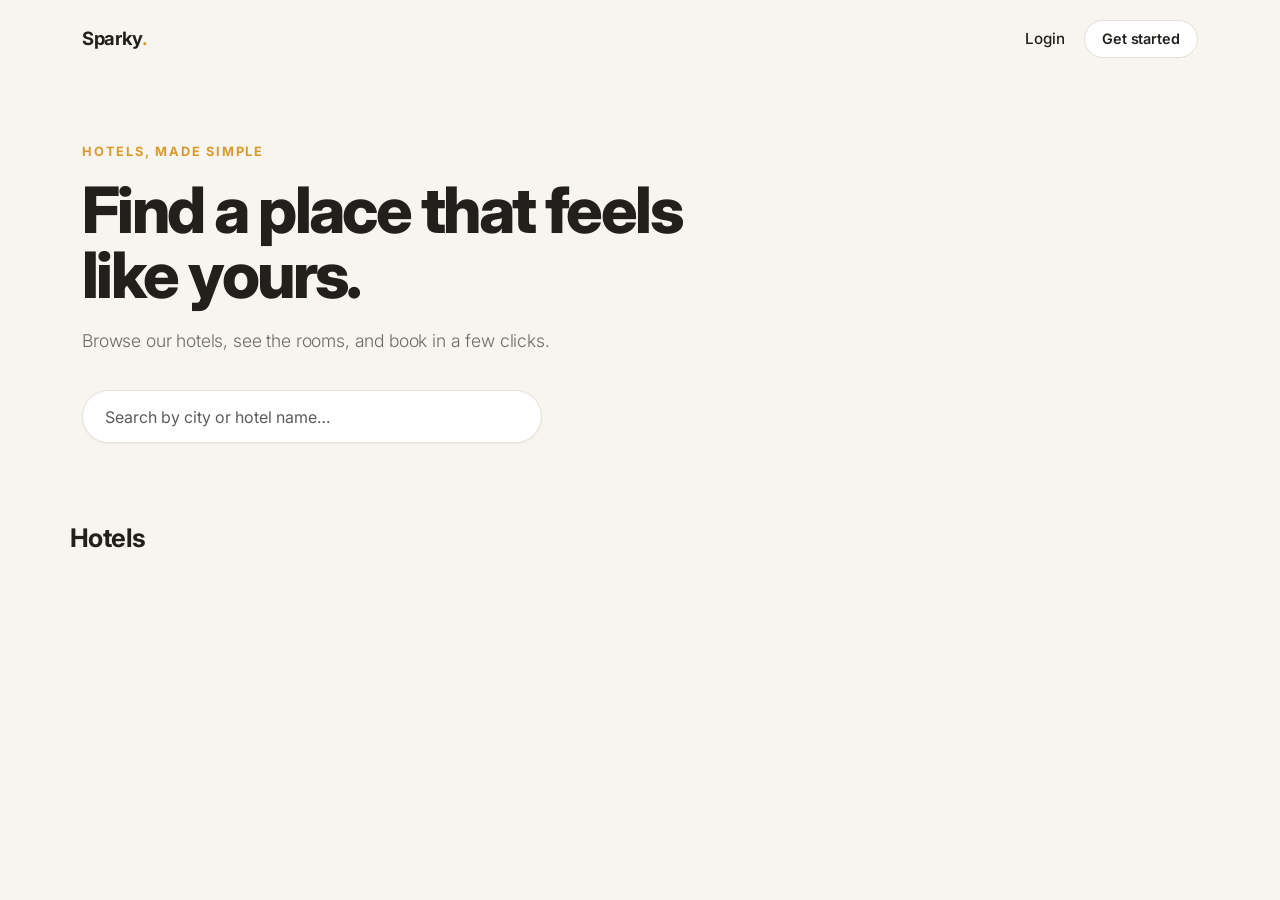
<file: Frontend/index.html>
<!DOCTYPE html>
<html lang="en">
<head>
  <meta charset="UTF-8" />
  <meta name="viewport" content="width=device-width, initial-scale=1.0" />
  <title>Sparky Stay</title>
  <link rel="preconnect" href="https://fonts.googleapis.com" />
  <link rel="preconnect" href="https://fonts.gstatic.com" crossorigin />
  <link href="https://fonts.googleapis.com/css2?family=Inter:wght@400;500;600;700;800&display=swap" rel="stylesheet" />
  <link href="https://cdn.jsdelivr.net/npm/bootstrap@5.3.3/dist/css/bootstrap.min.css" rel="stylesheet" />
  <link rel="stylesheet" href="css/styles.css" />
</head>
<body>
  <nav class="site-nav navbar navbar-expand-lg">
    <div class="container">
      <a class="navbar-brand brand" href="index.html">Sparky<span class="dot">.</span></a>
      <button class="navbar-toggler" type="button" data-bs-toggle="collapse" data-bs-target="#mainNav">
        <span class="navbar-toggler-icon"></span>
      </button>
      <div class="collapse navbar-collapse" id="mainNav">
        <ul class="navbar-nav ms-auto align-items-lg-center gap-lg-2">
          <li id="navBookings" class="nav-item d-none"><a class="nav-link" href="pages/bookings.html">My stays</a></li>
          <li id="navAdmin" class="nav-item d-none"><a class="nav-link" href="pages/admin.html">Admin</a></li>
          <li id="navProfile" class="nav-item d-none"><a class="nav-link" href="pages/profile.html">Profile</a></li>
          <li id="navLoggedOut" class="nav-item"><a class="nav-link" href="pages/login.html">Login</a> <a class="nav-ghost d-inline-block" href="pages/register.html">Get started</a></li>
          <li id="navLoggedIn" class="nav-item d-none">
            <div class="d-flex align-items-lg-center gap-2 flex-wrap">
              <span class="nav-stay-name" id="navUserName"></span>
              <button class="nav-ghost" onclick="logout()">Logout</button>
            </div>
          </li>
        </ul>
      </div>
    </div>
  </nav>

  <header class="hero">
    <div class="container">
      <p class="hero-kicker">Hotels, made simple</p>
      <h1>Find a place that feels like yours.</h1>
      <p class="lead">Browse our hotels, see the rooms, and book in a few clicks.</p>
      <div class="hero-search">
        <input id="searchBox" type="text" class="form-control" placeholder="Search by city or hotel name…" />
      </div>
    </div>
  </header>

  <main class="container px-4 px-lg-0">
    <div id="promoStrip" class="promo-strip d-none"></div>
    <h2 class="section-title">Hotels</h2>
    <div id="hotelGrid" class="row g-4"></div>
    <p id="noResults" class="text-center text-muted d-none mt-4">No hotels match your search.</p>
  </main>

  <div id="hotelDetailModal" class="modal fade" tabindex="-1">
    <div class="modal-dialog modal-lg modal-dialog-scrollable">
      <div class="modal-content">
        <div class="modal-header justify-content-between">
          <h5 class="modal-title" id="hotelDetailTitle">Hotel</h5>
          <button type="button" class="btn-close" data-bs-dismiss="modal"></button>
        </div>
        <div class="modal-body px-4 pb-4" id="hotelDetailBody"></div>
      </div>
    </div>
  </div>

  <div id="bookModal" class="modal fade" tabindex="-1">
    <div class="modal-dialog">
      <div class="modal-content">
        <div class="modal-header justify-content-between">
          <h5 class="modal-title" id="bookModalTitle">Book a room</h5>
          <button type="button" class="btn-close" onclick="closeBook()"></button>
        </div>
        <div class="modal-body px-4 pb-4" id="bookModalBody"></div>
      </div>
    </div>
  </div>

<!--  <footer class="site-footer text-center">
    <small>&copy; Sparky</small>
  </footer> -->

  <script src="https://cdn.jsdelivr.net/npm/bootstrap@5.3.3/dist/js/bootstrap.bundle.min.js"></script>
  <script src="js/api.js"></script>
  <script src="js/app.js"></script>
</body>
</html>
</file>
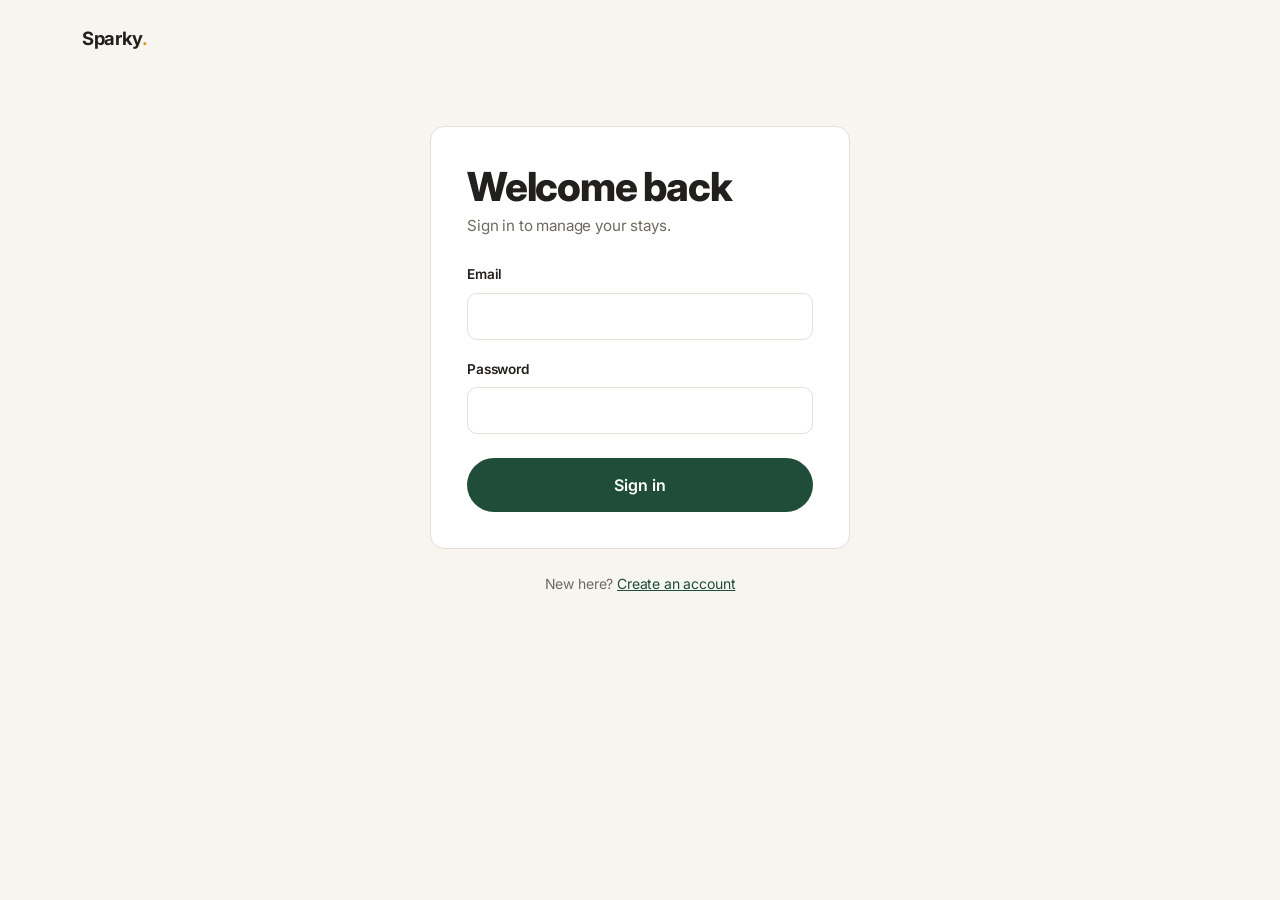
<file: Frontend/pages/admin.html>
<!DOCTYPE html>
<html lang="en">
<head>
  <meta charset="UTF-8" />
  <meta name="viewport" content="width=device-width, initial-scale=1.0" />
  <title>Admin &middot; Sparky</title>
  <link rel="preconnect" href="https://fonts.googleapis.com" />
  <link rel="preconnect" href="https://fonts.gstatic.com" crossorigin />
  <link href="https://fonts.googleapis.com/css2?family=Inter:wght@400;500;600;700;800&display=swap" rel="stylesheet" />
  <link href="https://cdn.jsdelivr.net/npm/bootstrap@5.3.3/dist/css/bootstrap.min.css" rel="stylesheet" />
  <link rel="stylesheet" href="../css/styles.css" />
</head>
<body>
  <nav class="site-nav navbar navbar-expand-lg">
    <div class="container">
      <a class="navbar-brand brand" href="../index.html">Sparky<span class="dot">.</span></a>
      <div class="ms-auto d-flex align-items-center gap-3">
        <a class="nav-link" href="../index.html" style="color: var(--ink); font-weight: 500; text-decoration: none;">Home</a>
        <span class="nav-stay-name" id="navUserName"></span>
        <button class="nav-ghost" onclick="logout()">Logout</button>
      </div>
    </div>
  </nav>

  <main class="container py-4">
    <div class="admin-shell">
      <aside class="admin-nav" id="adminNav"></aside>
      <section class="admin-panel" id="adminPanel"></section>
    </div>
  </main>

  <div id="entityModal" class="modal fade" tabindex="-1">
    <div class="modal-dialog modal-lg">
      <div class="modal-content">
        <div class="modal-header justify-content-between">
          <h5 class="modal-title" id="entityModalTitle">Edit</h5>
          <button type="button" class="btn-close" data-bs-dismiss="modal"></button>
        </div>
        <div class="modal-body px-4 pb-4" id="entityModalBody"></div>
      </div>
    </div>
  </div>

  <div id="toast" class="toast" role="status" aria-live="polite" aria-atomic="true" style="position: fixed; bottom: 1.5rem; right: 1.5rem; z-index: 2000;">
    <div class="toast-body"></div>
  </div>

  <script src="https://cdn.jsdelivr.net/npm/bootstrap@5.3.3/dist/js/bootstrap.bundle.min.js"></script>
  <script src="../js/api.js"></script>
  <script src="../js/app.js"></script>
  <script src="../js/admin.js"></script>
</body>
</html>
</file>
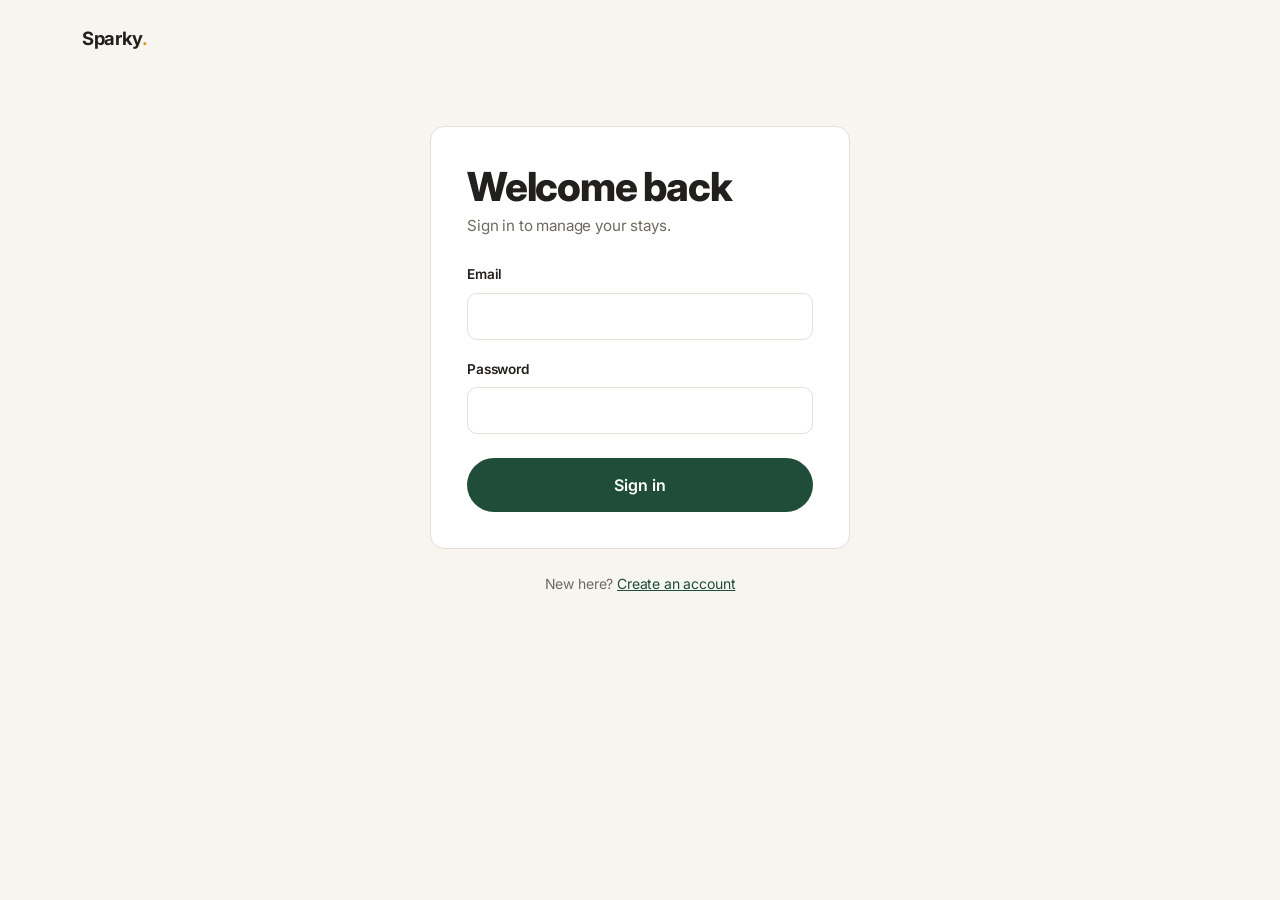
<file: Frontend/pages/login.html>
<!DOCTYPE html>
<html lang="en">
<head>
  <meta charset="UTF-8" />
  <meta name="viewport" content="width=device-width, initial-scale=1.0" />
  <title>Sign in</title>
  <link rel="preconnect" href="https://fonts.googleapis.com" />
  <link rel="preconnect" href="https://fonts.gstatic.com" crossorigin />
  <link href="https://fonts.googleapis.com/css2?family=Inter:wght@400;500;600;700;800&display=swap" rel="stylesheet" />
  <link href="https://cdn.jsdelivr.net/npm/bootstrap@5.3.3/dist/css/bootstrap.min.css" rel="stylesheet" />
  <link rel="stylesheet" href="../css/styles.css" />
</head>
<body>
  <nav class="site-nav navbar">
    <div class="container">
      <a class="navbar-brand brand" href="../index.html">Sparky<span class="dot">.</span></a>
    </div>
  </nav>

  <main class="container py-5">
    <div class="auth-wrap mx-auto">
      <div class="auth-card mb-4">
        <h1>Welcome back</h1>
        <p class="sub mb-4">Sign in to manage your stays.</p>
        <div id="alertBox"></div>
        <form id="loginForm" novalidate>
          <div class="mb-3">
            <label class="form-label" for="loginEmail">Email</label>
            <input type="email" class="form-control" id="loginEmail" required autocomplete="username" />
          </div>
          <div class="mb-4">
            <label class="form-label" for="loginPassword">Password</label>
            <input type="password" class="form-control" id="loginPassword" required autocomplete="current-password" />
          </div>
          <button type="submit" class="btn-ink w-100 btn-ink-lg">Sign in</button>
        </form>
      </div>
      <p class="text-center small mb-0" style="color: var(--ink-soft);">
        New here? <a href="register.html">Create an account</a>
      </p>
    </div>
  </main>

  <script src="../js/api.js"></script>
  <script src="../js/app.js"></script>
</body>
</html>
</file>
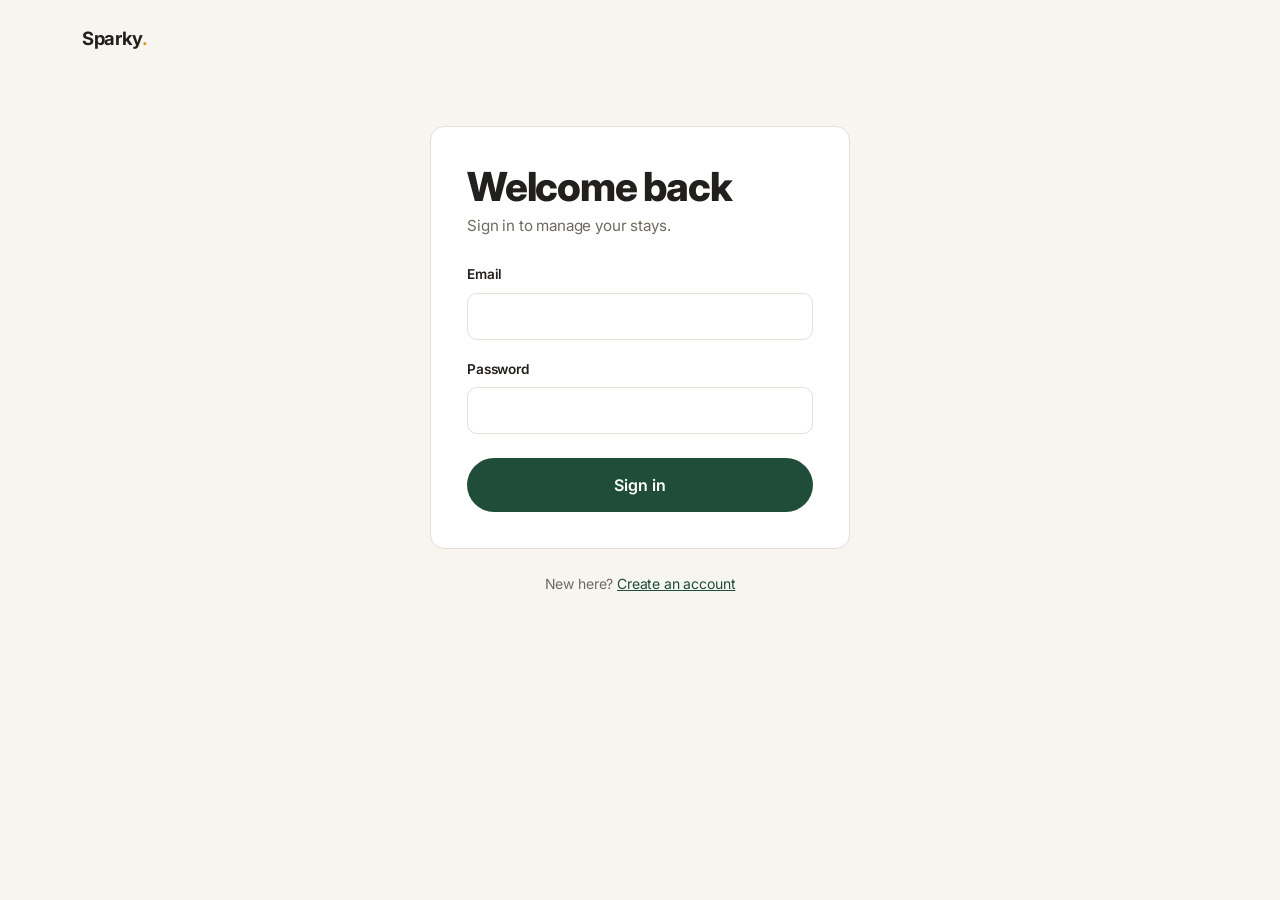
<file: Frontend/pages/profile.html>
<!DOCTYPE html>
<html lang="en">
<head>
  <meta charset="UTF-8" />
  <meta name="viewport" content="width=device-width, initial-scale=1.0" />
  <title>My profile</title>
  <link rel="preconnect" href="https://fonts.googleapis.com" />
  <link rel="preconnect" href="https://fonts.gstatic.com" crossorigin />
  <link href="https://fonts.googleapis.com/css2?family=Inter:wght@400;500;600;700;800&display=swap" rel="stylesheet" />
  <link href="https://cdn.jsdelivr.net/npm/bootstrap@5.3.3/dist/css/bootstrap.min.css" rel="stylesheet" />
  <link rel="stylesheet" href="../css/styles.css" />
</head>
<body>
  <nav class="site-nav navbar navbar-expand-lg">
    <div class="container">
      <a class="navbar-brand brand" href="../index.html">Sparky<span class="dot">.</span></a>
      <div class="ms-auto d-flex align-items-center gap-3">
        <a class="nav-link" href="../index.html" style="color: var(--ink); font-weight: 500; text-decoration: none;">Home</a>
        <a class="nav-link" href="bookings.html" style="color: var(--ink); font-weight: 500; text-decoration: none;">My stays</a>
        <span class="nav-stay-name" id="navUserName"></span>
        <a class="nav-ghost" href="admin.html">Admin</a>
        <button class="nav-ghost" onclick="logout()">Logout</button>
      </div>
    </div>
  </nav>

  <main class="container py-5">
    <div class="auth-wrap mx-auto">
      <div class="auth-card mb-4">
        <h1>My profile</h1>
        <p class="sub mb-4">Keep your contact details up to date.</p>
        <div id="alertBox"></div>
        <form id="profileForm" novalidate>
          <div class="mb-3">
            <label class="form-label" for="profilePhone">Phone</label>
            <input type="tel" class="form-control" id="profilePhone" required />
          </div>
          <div class="mb-3">
            <label class="form-label" for="profileAddress">Address</label>
            <input type="text" class="form-control" id="profileAddress" required />
          </div>
          <div class="mb-4">
            <label class="form-label" for="profileDob">Date of birth</label>
            <input type="date" class="form-control" id="profileDob" required />
          </div>
          <button type="submit" class="btn-ink w-100 btn-ink-lg" id="profileSubmit">Save profile</button>
        </form>
      </div>
    </div>
  </main>

  <script src="../js/api.js"></script>
  <script src="../js/app.js"></script>
</body>
</html>
</file>
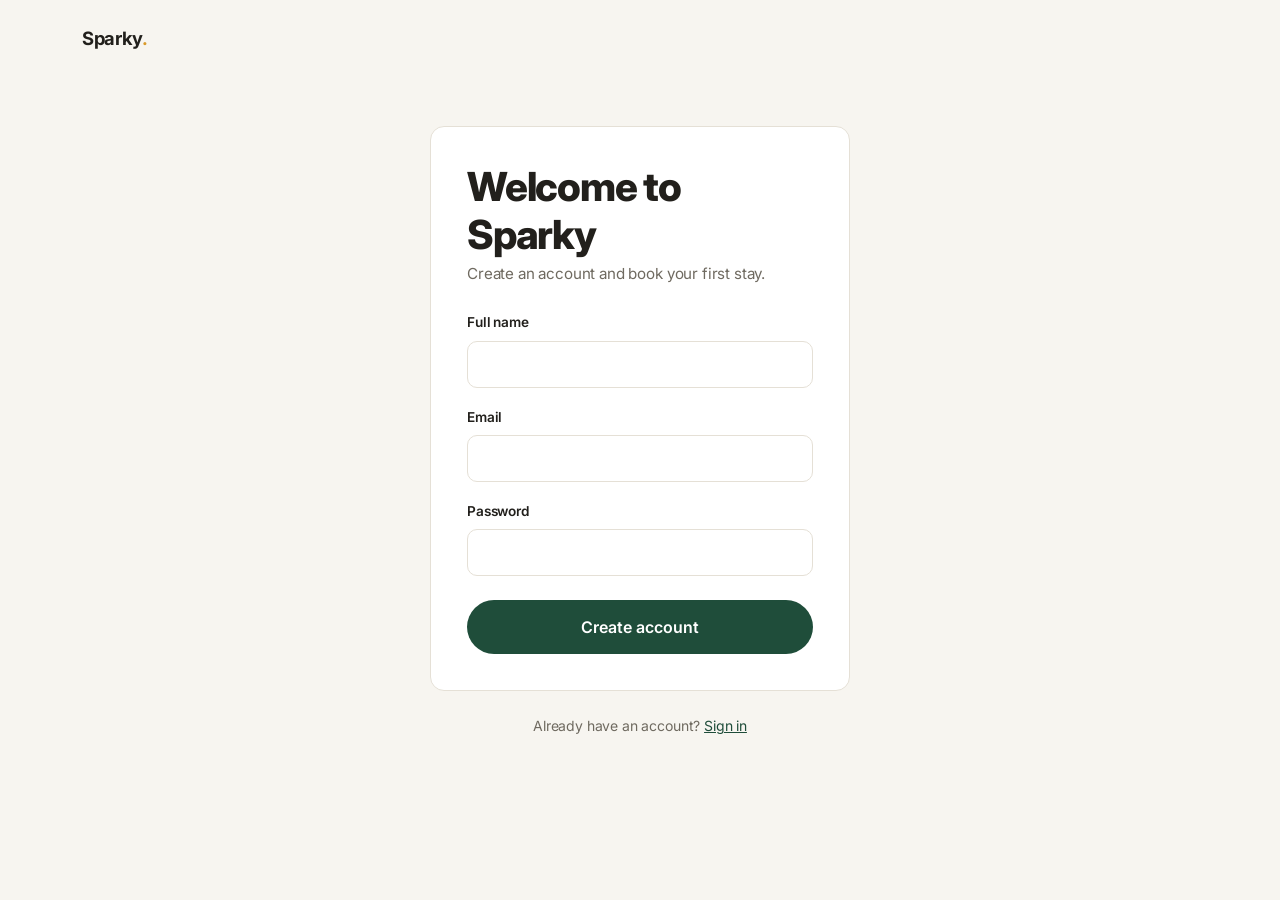
<file: Frontend/pages/register.html>
<!DOCTYPE html>
<html lang="en">
<head>
  <meta charset="UTF-8" />
  <meta name="viewport" content="width=device-width, initial-scale=1.0" />
  <title>Create an account</title>
  <link rel="preconnect" href="https://fonts.googleapis.com" />
  <link rel="preconnect" href="https://fonts.gstatic.com" crossorigin />
  <link href="https://fonts.googleapis.com/css2?family=Inter:wght@400;500;600;700;800&display=swap" rel="stylesheet" />
  <link href="https://cdn.jsdelivr.net/npm/bootstrap@5.3.3/dist/css/bootstrap.min.css" rel="stylesheet" />
  <link rel="stylesheet" href="../css/styles.css" />
</head>
<body>
  <nav class="site-nav navbar">
    <div class="container">
      <a class="navbar-brand brand" href="../index.html">Sparky<span class="dot">.</span></a>
    </div>
  </nav>

  <main class="container py-5">
    <div class="auth-wrap mx-auto">
      <div class="auth-card mb-4">
        <h1>Welcome to Sparky</h1>
        <p class="sub mb-4">Create an account and book your first stay.</p>
        <div id="alertBox"></div>
        <form id="registerForm" novalidate>
          <div class="mb-3">
            <label class="form-label" for="regName">Full name</label>
            <input type="text" class="form-control" id="regName" required autocomplete="name" />
          </div>
          <div class="mb-3">
            <label class="form-label" for="regEmail">Email</label>
            <input type="email" class="form-control" id="regEmail" required autocomplete="username" />
          </div>
          <div class="mb-4">
            <label class="form-label" for="regPassword">Password</label>
            <input type="password" class="form-control" id="regPassword" required minlength="6" autocomplete="new-password" />
          </div>
          <button type="submit" class="btn-ink w-100 btn-ink-lg">Create account</button>
        </form>
      </div>
      <p class="text-center small mb-0" style="color: var(--ink-soft);">
        Already have an account? <a href="login.html">Sign in</a>
      </p>
    </div>
  </main>

  <script src="../js/api.js"></script>
  <script src="../js/app.js"></script>
</body>
</html>
</file>
<file: Frontend/css/styles.css>
/* Sparky Stay — warm, editorial styling on top of Bootstrap. */

:root {
  --paper: #f7f5f0;          /* warm page background */
  --card: #ffffff;
  --ink: #22201c;            /* near-black warm text */
  --ink-soft: #6f6a60;       /* muted text */
  --line: #e5e0d6;           /* hairline borders */
  --forest: #1f4d3a;         /* primary deep green */
  --forest-dark: #173a2b;
  --amber: #d99a2b;          /* small warm accent */
  --radius: 14px;

  --font: "Inter", ui-sans-serif, system-ui, -apple-system, "Segoe UI", Roboto, Arial, sans-serif;
}

body {
  font-family: var(--font);
  background: var(--paper);
  color: var(--ink);
  letter-spacing: -0.01em;
}

/* ---------- Nav ---------- */
.site-nav {
  background: transparent;
  padding-top: 1.25rem;
  padding-bottom: 1.25rem;
}

.brand {
  font-size: 1.15rem;
  font-weight: 700;
  color: var(--ink);
  text-decoration: none;
  letter-spacing: -0.02em;
}
.brand .dot { color: var(--amber); }

.site-nav .nav-link {
  color: var(--ink);
  font-weight: 500;
  font-size: 0.95rem;
  padding: 0.35rem 0.9rem;
  border-radius: 999px;
}
.site-nav .nav-link:hover { background: rgba(31, 77, 58, 0.08); color: var(--ink); }

.nav-ghost {
  border: 1px solid var(--line);
  background: var(--card);
  color: var(--ink);
  font-weight: 600;
  font-size: 0.9rem;
  border-radius: 999px;
  padding: 0.45rem 1.1rem;
  text-decoration: none;
  display: inline-block;
  cursor: pointer;
}
.nav-ghost:hover { border-color: var(--forest); color: var(--forest); }

.nav-stay-name { font-weight: 600; font-size: 0.9rem; color: var(--ink); }

#navLoggedOut,
#navLoggedIn {
  display: flex;
  align-items: center;
  gap: 0.7rem;
  margin-left: auto;
}

.nav-item {
  display: flex;
  align-items: center;
}

/* ---------- Hero ---------- */
.hero {
  padding-top: 4rem;
  padding-bottom: 5rem;
}

.hero-kicker {
  font-size: 0.8rem;
  font-weight: 700;
  text-transform: uppercase;
  letter-spacing: 0.14em;
  color: var(--amber);
  margin-bottom: 1rem;
}

.hero h1 {
  font-size: clamp(2.4rem, 6vw, 4rem);
  font-weight: 800;
  letter-spacing: -0.04em;
  line-height: 1.02;
  max-width: 15ch;
  color: var(--ink);
}

.hero p.lead {
  color: var(--ink-soft);
  font-size: 1.1rem;
  max-width: 46ch;
  margin-top: 1.25rem;
}

.hero-search {
  margin-top: 2.25rem;
  max-width: 460px;
}

.hero-search input {
  border: 1px solid var(--line);
  border-radius: 999px;
  padding: 0.85rem 1.4rem;
  font-size: 1rem;
  background: var(--card);
  box-shadow: 0 1px 2px rgba(34, 32, 28, 0.04);
}
.hero-search input:focus {
  border-color: var(--forest);
  outline: 3px solid rgba(31, 77, 58, 0.12);
  box-shadow: none;
}

/* ---------- Section ---------- */
.section-title {
  font-weight: 700;
  letter-spacing: -0.02em;
  font-size: 1.6rem;
  margin-bottom: 1.75rem;
}

/* ---------- Hotel cards ---------- */
.hotel-card {
  background: var(--card);
  border: 1px solid var(--line);
  border-radius: var(--radius);
  transition: border-color 0.15s ease, transform 0.15s ease;
  height: 100%;
}
.hotel-card:hover {
  border-color: var(--forest);
  transform: translateY(-4px);
}

.hotel-card .city {
  font-size: 0.78rem;
  font-weight: 700;
  letter-spacing: 0.08em;
  text-transform: uppercase;
  color: var(--amber);
}

.hotel-card .hotel-name {
  font-size: 1.2rem;
  font-weight: 700;
  letter-spacing: -0.02em;
  margin: 0.35rem 0 0.4rem;
  color: var(--ink);
}

.hotel-card .address { color: var(--ink-soft); font-size: 0.9rem; }
.hotel-card .phone { color: var(--ink-soft); font-size: 0.85rem; }

.btn-underline {
  background: none;
  border: 0;
  border-bottom: 2px solid var(--forest);
  padding: 0.15rem 0;
  font-weight: 600;
  color: var(--forest);
  font-size: 0.95rem;
  display: inline-block;
  cursor: pointer;
  margin-top: 0.75rem;
  align-self: flex-start;
}
.btn-underline:hover { border-color: var(--amber); color: var(--amber); }

/* ---------- Buttons ---------- */
.btn-ink {
  background: var(--forest);
  color: #fff;
  font-weight: 600;
  border: 0;
  border-radius: 999px;
  padding: 0.75rem 1.5rem;
  font-size: 0.95rem;
  cursor: pointer;
  transition: background 0.15s ease;
}
.btn-ink:hover { background: var(--forest-dark); color: #fff; }

.btn-ink-lg { padding: 0.95rem 1.75rem; font-size: 1rem; }

/* ---------- Auth cards ---------- */
.auth-wrap {
  max-width: 420px;
}

.auth-card {
  background: var(--card);
  border: 1px solid var(--line);
  border-radius: var(--radius);
  padding: 2.25rem;
}

.auth-card h1 {
  font-weight: 800;
  letter-spacing: -0.03em;
  margin-bottom: 0.25rem;
}

.auth-card .sub { color: var(--ink-soft); font-size: 0.95rem; }

.form-label { font-weight: 600; font-size: 0.85rem; }

.form-control, .form-select {
  border-radius: 10px;
  border: 1px solid var(--line);
  padding: 0.65rem 0.9rem;
  font-size: 1rem;
}
.form-control:focus, .form-select:focus {
  border-color: var(--forest);
  box-shadow: 0 0 0 3px rgba(31, 77, 58, 0.12);
}

/* ---------- Bookings ---------- */
.booking-card {
  background: var(--card);
  border: 1px solid var(--line);
  border-radius: var(--radius);
  padding: 1.5rem;
}

.booking-card .hotel-name {
  font-size: 1.1rem;
  font-weight: 700;
  letter-spacing: -0.02em;
  margin-bottom: 0.2rem;
}

.booking-card .room-line { color: var(--ink-soft); margin-bottom: 0.15rem; }
.booking-card .date-line { color: var(--ink-soft); margin-bottom: 0.4rem; }

.status-badge {
  display: inline-block;
  font-size: 0.78rem;
  font-weight: 700;
  padding: 0.3rem 0.9rem;
  border-radius: 999px;
}
.status-confirmed { background: #e4efe8; color: #1f5c3d; }
.status-checkedin { background: #fdeecd; color: #7a5200; }
.status-cancelled { background: #f0ede8; color: #6b665c; }
.status-pending   { background: #e9e6df; color: #6f6a60; }

.booking-id { color: #9a948a; font-size: 0.8rem; }

.empty-msg {
  background: var(--card);
  border: 1px dashed var(--line);
  border-radius: var(--radius);
  padding: 2.5rem;
  text-align: center;
  color: var(--ink-soft);
}
.empty-msg a { color: var(--forest); font-weight: 600; }

/* ---------- Modal (custom) ---------- */
.modal { background: rgba(34, 32, 28, 0.5); }
.modal-content {
  border: 0;
  border-radius: var(--radius);
  padding: 0.5rem 0.25rem;
}
.modal-header { border: 0; padding-bottom: 0; }
.modal-title { font-weight: 700; letter-spacing: -0.02em; }
.modal-body form .form-label { font-weight: 600; font-size: 0.85rem; }

/* ---------- Alerts ---------- */
.alert { border: 0; border-radius: 10px; font-size: 0.92rem; }

/* ---------- Footer ---------- */
.site-footer {
  color: var(--ink-soft);
  font-size: 0.85rem;
  padding: 3rem 0;
}

/* ---------- Promotions strip ---------- */
.promo-strip {
  background: var(--forest);
  border-radius: var(--radius);
  padding: 1.4rem 1.6rem;
  margin-bottom: 2.5rem;
  color: #fff;
  display: flex;
  flex-wrap: wrap;
  align-items: center;
  gap: 1rem 1.75rem;
}
.promo-strip .promo-kicker {
  text-transform: uppercase;
  letter-spacing: 0.14em;
  font-size: 0.72rem;
  font-weight: 700;
  color: #cfe3d6;
  margin-bottom: 0.15rem;
}
.promo-strip .promo-code {
  font-weight: 800;
  font-size: 1.1rem;
  letter-spacing: -0.01em;
}
.promo-strip .promo-disc {
  font-size: 0.85rem;
  color: #e6f0e9;
  opacity: 0.9;
}
.promo-pill {
  background: rgba(255, 255, 255, 0.14);
  border: 1px solid rgba(255, 255, 255, 0.28);
  border-radius: 999px;
  padding: 0.3rem 0.85rem;
  font-size: 0.82rem;
  font-weight: 600;
  color: #fff;
  text-decoration: none;
}

/* ---------- Amenities / reviews on cards ---------- */
.card-meta {
  display: flex;
  flex-wrap: wrap;
  gap: 0.35rem 0.8rem;
  margin-top: 0.85rem;
  color: var(--ink-soft);
  font-size: 0.85rem;
}
.card-meta .meta-item { display: inline-flex; align-items: center; gap: 0.3rem; }
.rating-dot {
  color: var(--amber);
  font-weight: 700;
  letter-spacing: 0;
}

/* ---------- Review form / list ---------- */
.review-form textarea {
  min-height: 90px;
  resize: vertical;
}
.review-item {
  border: 1px solid var(--line);
  border-radius: 12px;
  padding: 1rem 1.15rem;
  background: var(--card);
}
.review-item .review-head {
  display: flex;
  align-items: center;
  justify-content: space-between;
  gap: 0.75rem;
  margin-bottom: 0.35rem;
}
.review-item .review-name { font-weight: 700; font-size: 0.92rem; }
.review-item .review-date { color: #9a948a; font-size: 0.78rem; }
.review-item .review-comment { color: var(--ink-soft); font-size: 0.92rem; margin: 0; }
.stars { color: var(--amber); font-size: 0.9rem; letter-spacing: 0.1em; }

/* ---------- Admin dashboard ---------- */
.admin-shell { display: grid; grid-template-columns: 230px 1fr; gap: 2rem; align-items: start; }
.admin-nav {
  position: sticky;
  top: 1.5rem;
  display: flex;
  flex-direction: column;
  gap: 0.15rem;
}
.admin-nav .admin-link {
  text-align: left;
  border: 0;
  background: none;
  padding: 0.55rem 0.9rem;
  border-radius: 10px;
  color: var(--ink-soft);
  font-weight: 600;
  font-size: 0.92rem;
  cursor: pointer;
  display: flex;
  align-items: center;
  justify-content: space-between;
}
.admin-nav .admin-link:hover { background: rgba(31, 77, 58, 0.07); color: var(--ink); }
.admin-nav .admin-link.active { background: var(--forest); color: #fff; }
.admin-nav .admin-link .count {
  font-size: 0.75rem;
  font-weight: 700;
  background: rgba(31, 77, 58, 0.1);
  border-radius: 999px;
  padding: 0.1rem 0.5rem;
}
.admin-nav .admin-link.active .count { background: rgba(255, 255, 255, 0.18); color: #fff; }

.admin-panel {
  background: var(--card);
  border: 1px solid var(--line);
  border-radius: var(--radius);
  padding: 1.5rem;
  min-height: 320px;
}
.admin-panel-head {
  display: flex;
  flex-wrap: wrap;
  align-items: center;
  justify-content: space-between;
  gap: 0.75rem;
  margin-bottom: 1.25rem;
}
.admin-panel-head h2 { font-weight: 800; letter-spacing: -0.02em; font-size: 1.35rem; margin: 0; }
.admin-panel-head .sub { color: var(--ink-soft); font-size: 0.85rem; margin-top: 0.15rem; }

.admin-table { width: 100%; border-collapse: collapse; font-size: 0.9rem; }
.admin-table th {
  text-align: left;
  font-size: 0.74rem;
  text-transform: uppercase;
  letter-spacing: 0.08em;
  color: var(--ink-soft);
  font-weight: 700;
  padding: 0.55rem 0.65rem;
  border-bottom: 1px solid var(--line);
}
.admin-table td {
  padding: 0.65rem;
  border-bottom: 1px solid #f0ede6;
  vertical-align: top;
}
.admin-table tr:last-child td { border-bottom: 0; }
.admin-table .row-actions { display: flex; gap: 0.35rem; justify-content: flex-end; }
.admin-table .action-btn {
  border: 1px solid var(--line);
  background: var(--card);
  border-radius: 8px;
  padding: 0.28rem 0.6rem;
  font-size: 0.78rem;
  font-weight: 600;
  color: var(--ink-soft);
  cursor: pointer;
}
.admin-table .action-btn:hover { border-color: var(--forest); color: var(--forest); }
.admin-table .action-btn.danger:hover { border-color: #b3402e; color: #b3402e; }

.stat-grid { display: grid; grid-template-columns: repeat(auto-fit, minmax(180px, 1fr)); gap: 1rem; }
.stat-card {
  background: var(--card);
  border: 1px solid var(--line);
  border-radius: var(--radius);
  padding: 1.25rem 1.35rem;
}
.stat-card .stat-label {
  font-size: 0.74rem;
  text-transform: uppercase;
  letter-spacing: 0.1em;
  font-weight: 700;
  color: var(--ink-soft);
}
.stat-card .stat-value { font-size: 1.7rem; font-weight: 800; letter-spacing: -0.03em; margin-top: 0.2rem; color: var(--ink); }
.stat-card .stat-value .unit { font-size: 0.95rem; font-weight: 600; color: var(--ink-soft); }
.stat-card .stat-note { font-size: 0.8rem; color: var(--ink-soft); margin-top: 0.2rem; }

.admin-empty { color: var(--ink-soft); text-align: center; padding: 2.5rem 1rem; }
.admin-empty a { color: var(--forest); font-weight: 600; }

/* Small polish */
.text-danger { color: #b3402e !important; }
a { color: var(--forest); }

@media (max-width: 900px) {
  .admin-shell { grid-template-columns: 1fr; gap: 1.25rem; }
  .admin-nav { position: static; flex-direction: row; flex-wrap: wrap; }
  .admin-table-wrap { overflow-x: auto; }
}
</file>
